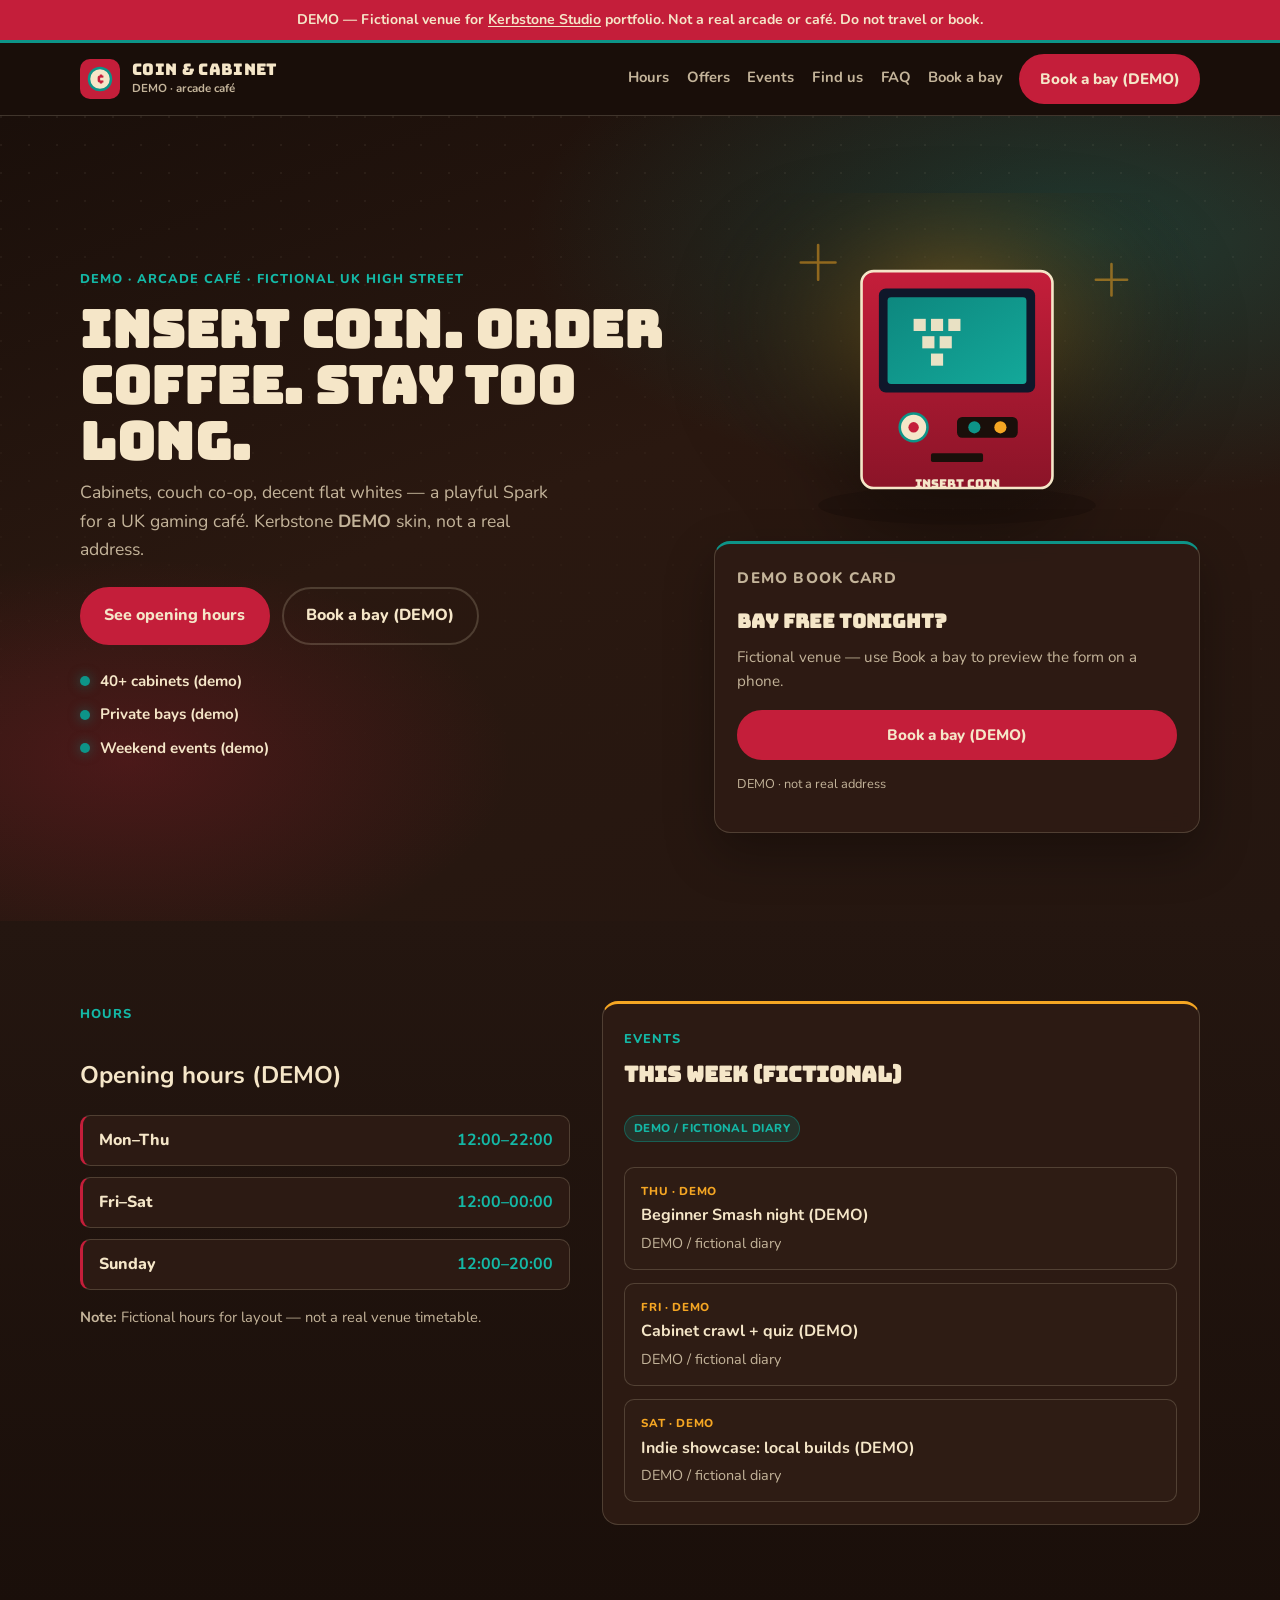
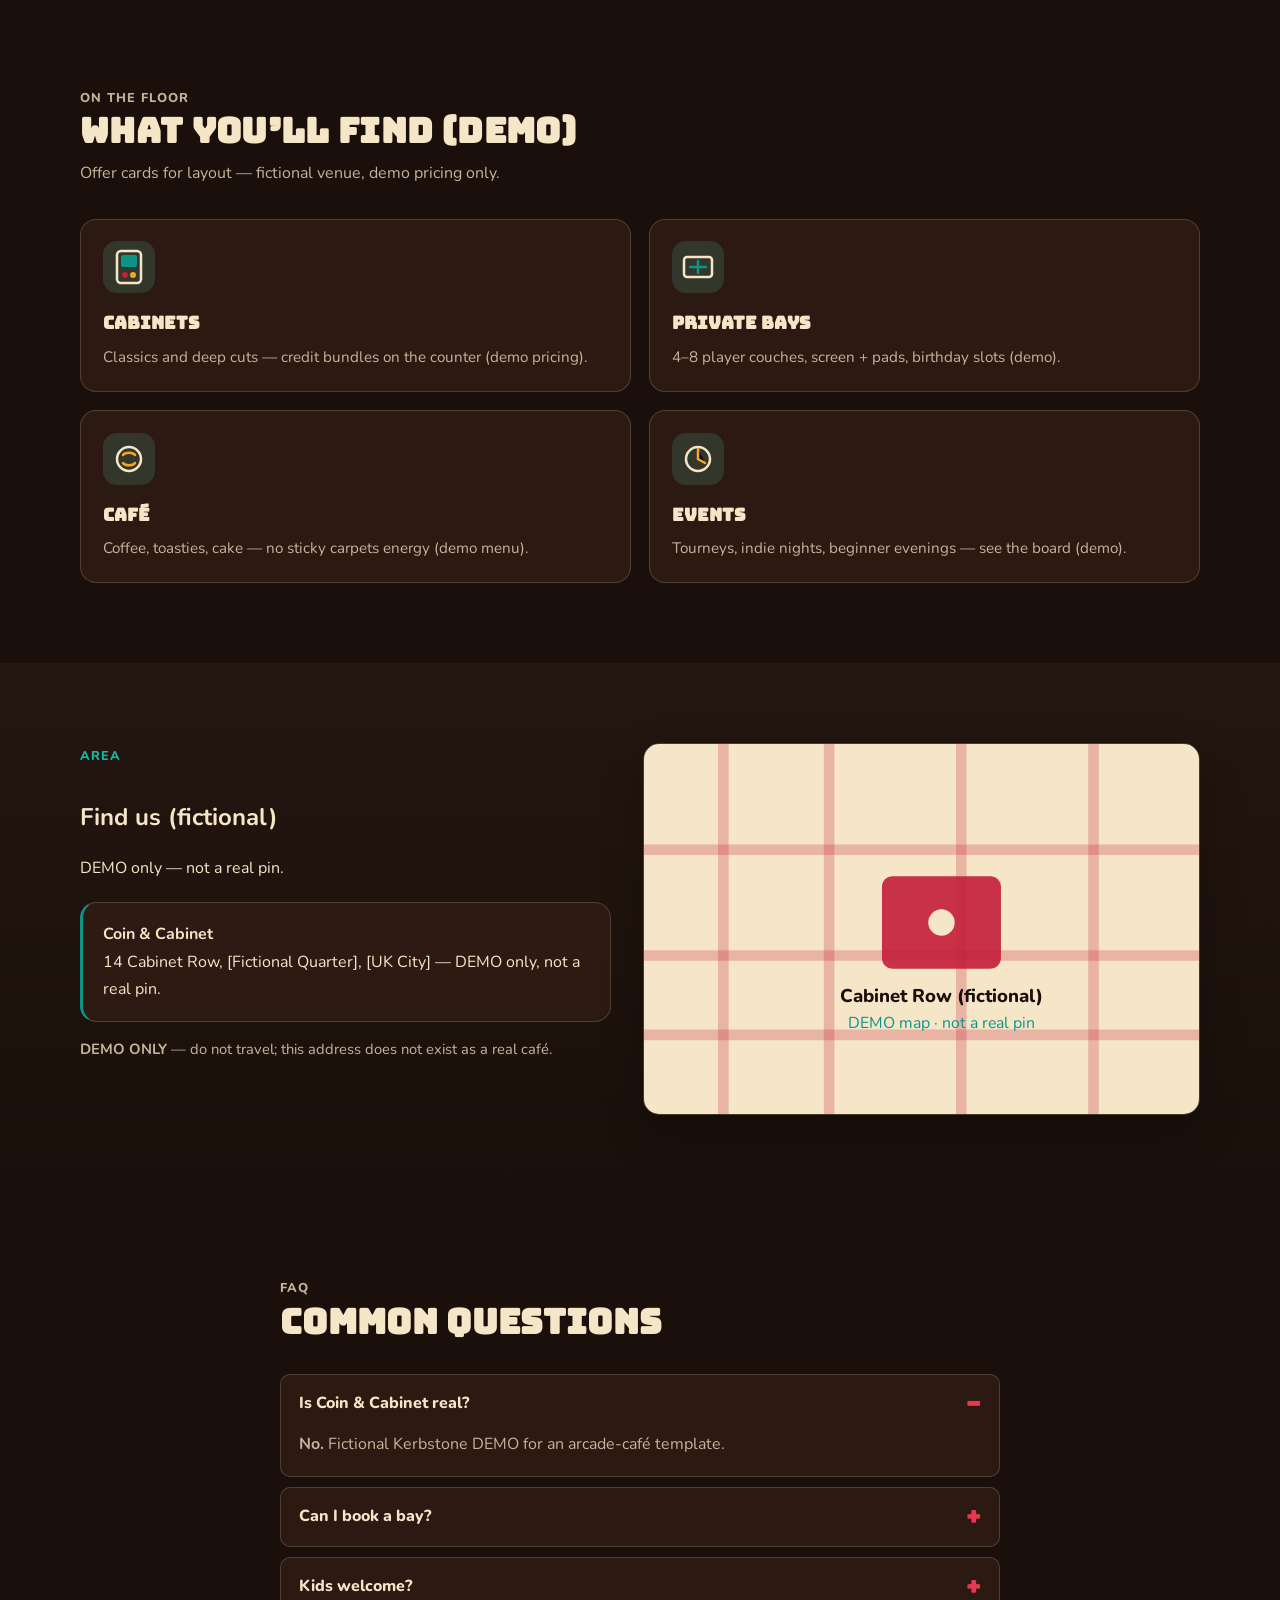
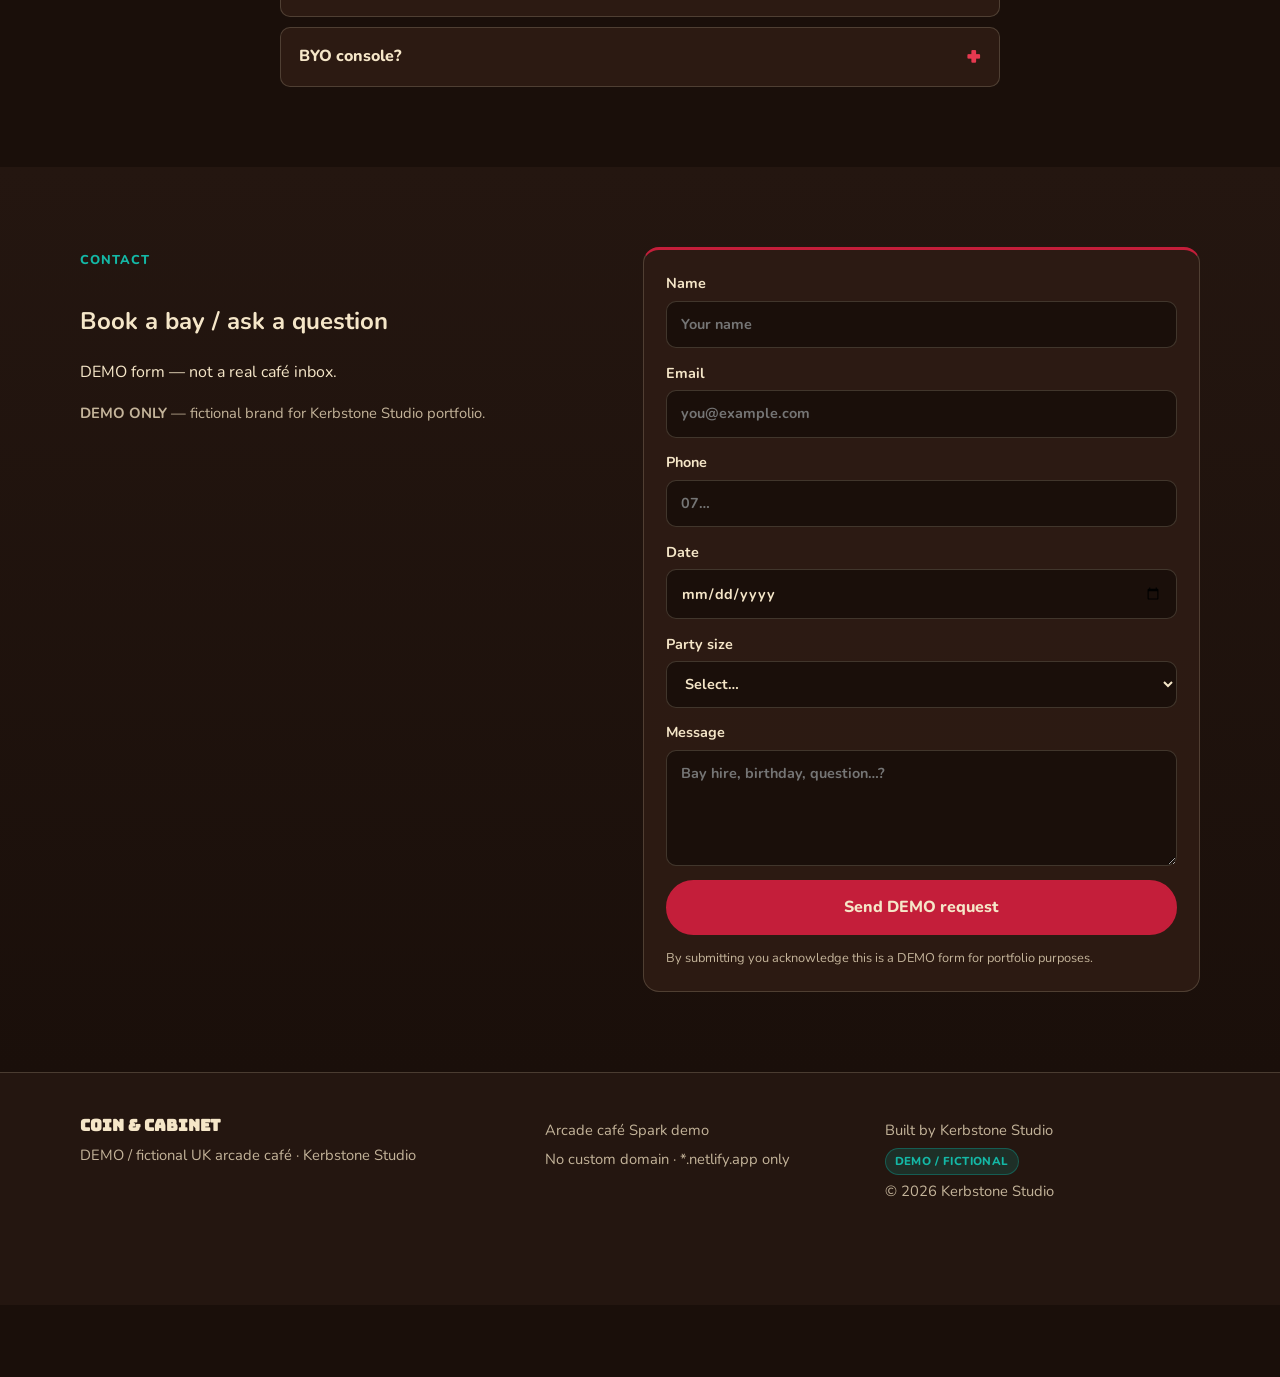
<file: index.html>
<!DOCTYPE html>
<html lang="en-GB">
<head>
  <meta charset="UTF-8" />
  <meta name="viewport" content="width=device-width, initial-scale=1" />
  <meta name="description" content="DEMO — fictional UK arcade / gaming café Spark. Hours, events, bay booking. Not a real venue." />
  <meta name="robots" content="noindex, nofollow" />
  <meta name="theme-color" content="#1a0f0a" />
  <title>Coin &amp; Cabinet — DEMO | Kerbstone Studio</title>
  <link rel="preconnect" href="https://fonts.googleapis.com" />
  <link rel="preconnect" href="https://fonts.gstatic.com" crossorigin />
  <link href="https://fonts.googleapis.com/css2?family=Bungee&family=Nunito:wght@400;600;700;800&display=swap" rel="stylesheet" />
  <link rel="stylesheet" href="styles.css" />
</head>
<body>
  <a class="skip-link" href="#main">Skip to content</a>
  <div class="demo-banner" role="status">
    <strong>DEMO</strong> — Fictional venue for <em>Kerbstone Studio</em> portfolio. Not a real arcade or café. Do not travel or book.
  </div>
  <header class="site-header">
    <div class="wrap header-inner">
      <a class="logo" href="#top" aria-label="Coin &amp; Cabinet home">
        <svg class="logo-mark" viewBox="0 0 40 40" width="40" height="40" aria-hidden="true">
          <rect width="40" height="40" rx="10" fill="#c41e3a"/>
          <circle cx="20" cy="20" r="11" fill="#f5e6c8" stroke="#0d9488" stroke-width="2.5"/>
          <text x="20" y="24" text-anchor="middle" font-family="Bungee, sans-serif" font-size="11" fill="#c41e3a">¢</text>
        </svg>
        <span>
          <span class="logo-name">Coin &amp; Cabinet</span>
          <span class="logo-tag">DEMO · arcade café</span>
        </span>
      </a>
      <button class="nav-toggle" type="button" aria-expanded="false" aria-controls="primary-nav" aria-label="Menu">
        <span class="nav-toggle-bars" aria-hidden="true"><span></span><span></span><span></span></span>
      </button>
      <nav class="nav" id="primary-nav" aria-label="Primary">
        <a href="#hours">Hours</a>
        <a href="#offers">Offers</a>
        <a href="#events">Events</a>
        <a href="#find-us">Find us</a>
        <a href="#faq">FAQ</a>
        <a href="#book">Book a bay</a>
      </nav>
      <a class="btn btn-accent header-cta" href="#book">Book a bay (DEMO)</a>
    </div>
  </header>
  <main id="main">
    <section class="hero" id="top">
      <div class="wrap hero-grid">
        <div class="hero-copy reveal">
          <p class="eyebrow">DEMO · Arcade café · Fictional UK high street</p>
          <h1>Insert coin. Order coffee. Stay too long.</h1>
          <p class="lede">Cabinets, couch co-op, decent flat whites — a playful Spark for a UK gaming café. Kerbstone <strong>DEMO</strong> skin, not a real address.</p>
          <div class="hero-actions">
            <a class="btn btn-accent btn-lg" href="#hours">See opening hours</a>
            <a class="btn btn-ghost btn-lg" href="#book">Book a bay (DEMO)</a>
          </div>
          <ul class="hero-points">
            <li>40+ cabinets (demo)</li>
            <li>Private bays (demo)</li>
            <li>Weekend events (demo)</li>
          </ul>
        </div>
        <div class="hero-visual reveal">
          <svg class="hero-scene" viewBox="0 0 560 420" xmlns="http://www.w3.org/2000/svg" aria-hidden="true">
            <defs>
              <linearGradient id="cab" x1="0" y1="0" x2="0" y2="1"><stop stop-color="#c41e3a"/><stop offset="1" stop-color="#8b1428"/></linearGradient>
              <linearGradient id="screen" x1="0" y1="0" x2="1" y2="1"><stop stop-color="#0d9488"/><stop offset="1" stop-color="#14b8a6"/></linearGradient>
              <radialGradient id="glow" cx="50%" cy="35%" r="55%"><stop stop-color="#f5a623" stop-opacity=".4"/><stop offset="1" stop-color="transparent"/></radialGradient>
            </defs>
            <rect width="560" height="420" fill="url(#glow)"/>
            <ellipse cx="280" cy="360" rx="160" ry="22" fill="#1a0f0a" opacity=".45"/>
            <rect x="170" y="90" width="220" height="250" rx="14" fill="url(#cab)" stroke="#f5e6c8" stroke-width="3"/>
            <rect x="190" y="110" width="180" height="120" rx="8" fill="#0f172a"/>
            <rect x="200" y="120" width="160" height="100" rx="4" fill="url(#screen)" opacity=".9"/>
            <g fill="#f5e6c8" opacity=".95">
              <rect x="230" y="145" width="14" height="14"/><rect x="250" y="145" width="14" height="14"/><rect x="270" y="145" width="14" height="14"/>
              <rect x="240" y="165" width="14" height="14"/><rect x="260" y="165" width="14" height="14"/>
              <rect x="250" y="185" width="14" height="14"/>
            </g>
            <circle cx="230" cy="270" r="16" fill="#f5e6c8" stroke="#0d9488" stroke-width="3"/>
            <circle cx="230" cy="270" r="6" fill="#c41e3a"/>
            <rect x="280" y="258" width="70" height="24" rx="6" fill="#1a0f0a"/>
            <circle cx="300" cy="270" r="7" fill="#0d9488"/>
            <circle cx="330" cy="270" r="7" fill="#f5a623"/>
            <rect x="250" y="300" width="60" height="10" rx="2" fill="#1a0f0a"/>
            <text x="280" y="340" text-anchor="middle" font-family="Bungee, sans-serif" font-size="14" fill="#f5e6c8">INSERT COIN</text>
            <path d="M100 80h40M120 60v40M440 100h36M458 82v36" stroke="#f5a623" stroke-opacity=".5" stroke-width="3" stroke-linecap="round"/>
          </svg>
          <aside class="hero-card" aria-label="Quick book card">
            <p class="card-label">DEMO book card</p>
            <h2>Bay free tonight?</h2>
            <p>Fictional venue — use Book a bay to preview the form on a phone.</p>
            <a class="btn btn-accent btn-block" href="#book">Book a bay (DEMO)</a>
            <p class="card-note">DEMO · not a real address</p>
          </aside>
        </div>
      </div>
    </section>

    <section class="section section-alt" id="hours">
      <div class="wrap hours-grid">
        <div class="reveal">
          <p class="eyebrow">Hours</p>
          <h2>Opening hours (DEMO)</h2>
          <dl class="hours-list">
            <div><dt>Mon–Thu</dt><dd>12:00–22:00</dd></div>
            <div><dt>Fri–Sat</dt><dd>12:00–00:00</dd></div>
            <div><dt>Sunday</dt><dd>12:00–20:00</dd></div>
          </dl>
          <p class="demo-note" style="margin-top:1rem"><strong>Note:</strong> Fictional hours for layout — not a real venue timetable.</p>
        </div>
        <div class="events-strip reveal" id="events" aria-label="Events calendar strip">
          <p class="eyebrow" style="margin:0 0 .5rem">Events</p>
          <h2 style="font-family:var(--display);font-size:1.35rem;margin:0 0 .75rem;color:var(--cream)">This week (fictional)</h2>
          <p class="demo-pill">DEMO / fictional diary</p>
          <ul class="event-list">
            <li>
              <span class="event-date">Thu · DEMO</span>
              <strong>Beginner Smash night (DEMO)</strong>
              <span>DEMO / fictional diary</span>
            </li>
            <li>
              <span class="event-date">Fri · DEMO</span>
              <strong>Cabinet crawl + quiz (DEMO)</strong>
              <span>DEMO / fictional diary</span>
            </li>
            <li>
              <span class="event-date">Sat · DEMO</span>
              <strong>Indie showcase: local builds (DEMO)</strong>
              <span>DEMO / fictional diary</span>
            </li>
          </ul>
        </div>
      </div>
    </section>

    <section class="section" id="offers">
      <div class="wrap">
        <header class="section-head reveal">
          <p class="eyebrow">On the floor</p>
          <h2>What you’ll find (DEMO)</h2>
          <p>Offer cards for layout — fictional venue, demo pricing only.</p>
        </header>
        <div class="card-grid">
          <article class="service-card reveal">
            <div class="icon" aria-hidden="true">
              <svg viewBox="0 0 48 48" width="48" height="48"><rect x="12" y="8" width="24" height="32" rx="4" fill="none" stroke="currentColor" stroke-width="2.5"/><rect x="16" y="12" width="16" height="12" rx="2" fill="var(--teal)"/><circle cx="20" cy="32" r="3" fill="var(--cherry)"/><circle cx="28" cy="32" r="3" fill="var(--amber)"/></svg>
            </div>
            <h3>Cabinets</h3>
            <p>Classics and deep cuts — credit bundles on the counter (demo pricing).</p>
          </article>
          <article class="service-card reveal">
            <div class="icon" aria-hidden="true">
              <svg viewBox="0 0 48 48" width="48" height="48"><rect x="10" y="14" width="28" height="20" rx="3" fill="none" stroke="currentColor" stroke-width="2.5"/><path d="M16 24h16M24 18v12" stroke="var(--teal)" stroke-width="2.5" stroke-linecap="round"/></svg>
            </div>
            <h3>Private bays</h3>
            <p>4–8 player couches, screen + pads, birthday slots (demo).</p>
          </article>
          <article class="service-card reveal">
            <div class="icon" aria-hidden="true">
              <svg viewBox="0 0 48 48" width="48" height="48"><circle cx="24" cy="24" r="12" fill="none" stroke="currentColor" stroke-width="2.5"/><path d="M18 20c2-3 10-3 12 0M18 28c2 3 10 3 12 0" stroke="var(--amber)" stroke-width="2.5" stroke-linecap="round" fill="none"/></svg>
            </div>
            <h3>Café</h3>
            <p>Coffee, toasties, cake — no sticky carpets energy (demo menu).</p>
          </article>
          <article class="service-card reveal">
            <div class="icon" aria-hidden="true">
              <svg viewBox="0 0 48 48" width="48" height="48"><circle cx="24" cy="24" r="12" fill="none" stroke="currentColor" stroke-width="2.5"/><path d="M24 14v10l7 4" stroke="var(--amber)" stroke-width="2.5" stroke-linecap="round"/></svg>
            </div>
            <h3>Events</h3>
            <p>Tourneys, indie nights, beginner evenings — see the board (demo).</p>
          </article>
        </div>
      </div>
    </section>

    <section class="section section-alt" id="find-us">
      <div class="wrap find-grid">
        <div class="reveal">
          <p class="eyebrow">Area</p>
          <h2>Find us (fictional)</h2>
          <p>DEMO only — not a real pin.</p>
          <address class="find-address">
            <strong>Coin &amp; Cabinet</strong><br />
            14 Cabinet Row, [Fictional Quarter], [UK City] — DEMO only, not a real pin.
          </address>
          <p class="demo-note" style="margin-top:1rem"><strong>DEMO ONLY</strong> — do not travel; this address does not exist as a real café.</p>
        </div>
        <div class="map-card reveal" aria-hidden="true">
          <svg class="map-svg" viewBox="0 0 420 280" xmlns="http://www.w3.org/2000/svg">
            <rect width="420" height="280" fill="#f5e6c8"/>
            <g stroke="#c41e3a" stroke-opacity=".25" stroke-width="8" fill="none">
              <path d="M0 80h420M0 160h420M0 220h420"/>
              <path d="M60 0v280M140 0v280M240 0v280M340 0v280"/>
            </g>
            <rect x="180" y="100" width="90" height="70" rx="8" fill="#c41e3a" opacity=".9"/>
            <circle cx="225" cy="135" r="10" fill="#f5e6c8"/>
            <text x="225" y="195" text-anchor="middle" font-family="Nunito, sans-serif" font-weight="800" font-size="14" fill="#1a0f0a">Cabinet Row (fictional)</text>
            <text x="225" y="215" text-anchor="middle" font-family="Nunito, sans-serif" font-size="12" fill="#0d9488">DEMO map · not a real pin</text>
          </svg>
        </div>
      </div>
    </section>

    <section class="section" id="faq">
      <div class="wrap narrow">
        <header class="section-head reveal">
          <p class="eyebrow">FAQ</p>
          <h2>Common questions</h2>
        </header>
        <div class="faq-list">
          <details class="reveal" open>
            <summary>Is Coin &amp; Cabinet real?</summary>
            <p><strong>No.</strong> Fictional Kerbstone DEMO for an arcade-café template.</p>
          </details>
          <details class="reveal">
            <summary>Can I book a bay?</summary>
            <p>Form is DEMO — not monitored for real bookings.</p>
          </details>
          <details class="reveal">
            <summary>Kids welcome?</summary>
            <p>Demo policy: until 19:00 with an adult — edit for real venue.</p>
          </details>
          <details class="reveal">
            <summary>BYO console?</summary>
            <p>Demo: bay hire includes kits; BYO on request.</p>
          </details>
        </div>
      </div>
    </section>

    <section class="section section-alt" id="book">
      <div class="wrap contact-grid">
        <div class="reveal">
          <p class="eyebrow">Contact</p>
          <h2>Book a bay / ask a question</h2>
          <p>DEMO form — not a real café inbox.</p>
          <p class="demo-note" style="margin-top:1rem"><strong>DEMO ONLY</strong> — fictional brand for Kerbstone Studio portfolio.</p>
        </div>
        <form class="reveal" name="coin-cabinet-book" method="POST" data-netlify="true" netlify-honeypot="bot-field" action="/thanks.html">
          <input type="hidden" name="form-name" value="coin-cabinet-book" />
          <p class="honeypot"><label>Don’t fill this out: <input name="bot-field" tabindex="-1" autocomplete="off" /></label></p>
          <label>Name <input type="text" name="name" required autocomplete="name" placeholder="Your name" /></label>
          <label>Email <input type="email" name="email" required autocomplete="email" placeholder="you@example.com" /></label>
          <label>Phone <input type="tel" name="phone" autocomplete="tel" placeholder="07…" /></label>
          <label>Date <input type="date" name="date" /></label>
          <label>Party size
            <select name="party-size" required>
              <option value="">Select…</option>
              <option>2</option>
              <option>3–4</option>
              <option>5–6</option>
              <option>7–8</option>
              <option>9+</option>
            </select>
          </label>
          <label>Message <textarea name="message" rows="4" placeholder="Bay hire, birthday, question…?"></textarea></label>
          <button class="btn btn-accent btn-lg btn-block" type="submit">Send DEMO request</button>
          <p class="form-note">By submitting you acknowledge this is a DEMO form for portfolio purposes.</p>
        </form>
      </div>
    </section>
  </main>
  <footer class="site-footer">
    <div class="wrap footer-inner">
      <div>
        <strong>Coin &amp; Cabinet</strong>
        <p>DEMO / fictional UK arcade café · Kerbstone Studio</p>
      </div>
      <div>
        <p>Arcade café Spark demo</p>
        <p>No custom domain · *.netlify.app only</p>
      </div>
      <div>
        <p>Built by Kerbstone Studio</p>
        <p><span class="demo-pill">DEMO / fictional</span></p>
        <p>&copy; <span data-year></span> Kerbstone Studio</p>
      </div>
    </div>
  </footer>
  <div class="mobile-call" role="region" aria-label="Quick actions">
    <a class="btn btn-accent" href="#book">Book a bay (DEMO)</a>
    <a class="btn btn-ghost" href="#hours">Hours</a>
  </div>
  <script src="script.js" defer></script>
</body>
</html>
</file>
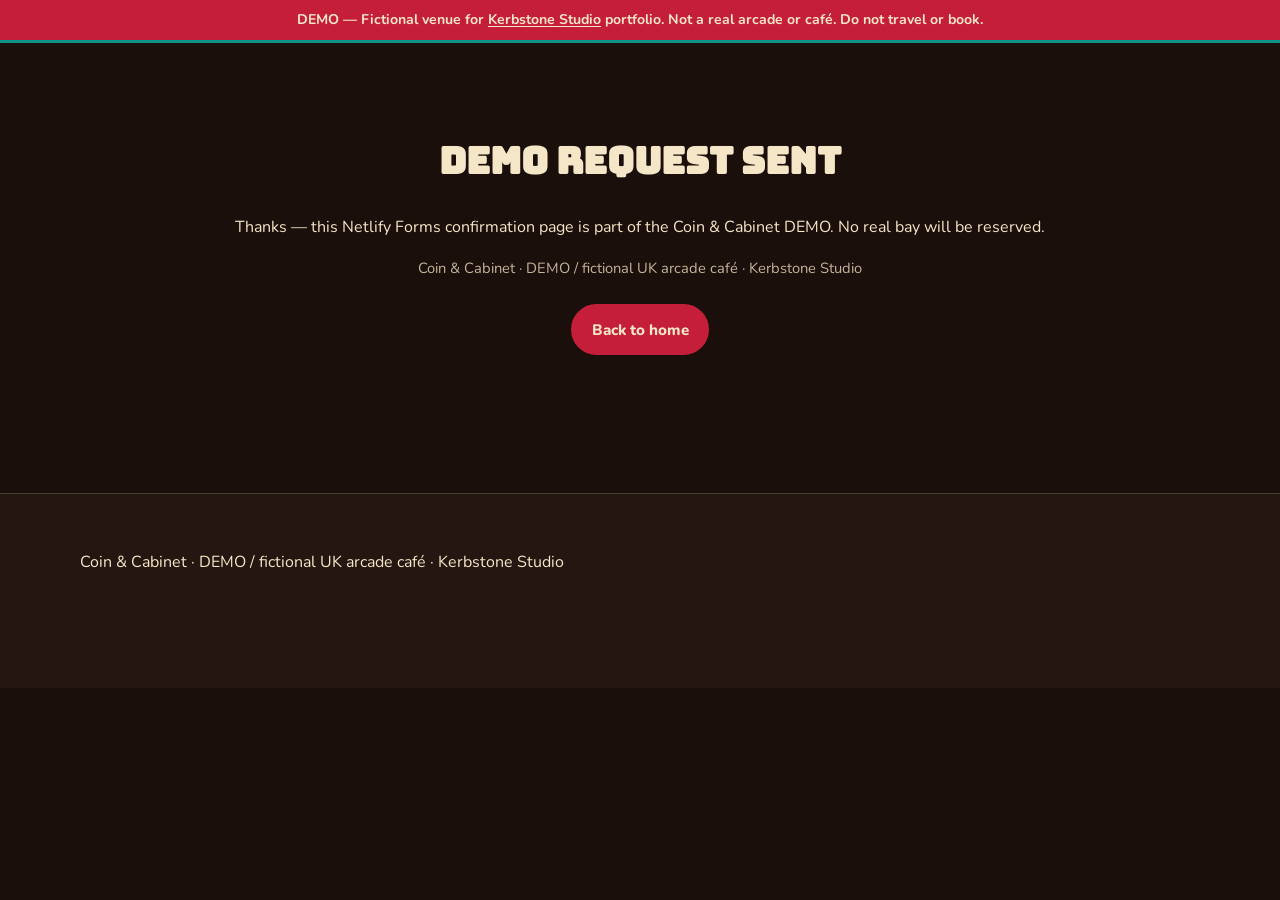
<file: thanks.html>
<!DOCTYPE html>
<html lang="en-GB">
<head>
  <meta charset="UTF-8" />
  <meta name="viewport" content="width=device-width, initial-scale=1" />
  <meta name="robots" content="noindex, nofollow" />
  <meta name="description" content="DEMO — Coin &amp; Cabinet booking confirmation. Not a real venue." />
  <title>Thanks — Coin &amp; Cabinet DEMO</title>
  <link rel="preconnect" href="https://fonts.googleapis.com" />
  <link rel="preconnect" href="https://fonts.gstatic.com" crossorigin />
  <link href="https://fonts.googleapis.com/css2?family=Bungee&family=Nunito:wght@400;600;700;800&display=swap" rel="stylesheet" />
  <link rel="stylesheet" href="styles.css" />
</head>
<body>
  <div class="demo-banner" role="status"><strong>DEMO</strong> — Fictional venue for <em>Kerbstone Studio</em> portfolio. Not a real arcade or café. Do not travel or book.</div>
  <main class="thanks wrap">
    <h1>DEMO request sent</h1>
    <p>Thanks — this Netlify Forms confirmation page is part of the Coin &amp; Cabinet DEMO. No real bay will be reserved.</p>
    <p class="demo-note">Coin &amp; Cabinet · DEMO / fictional UK arcade café · Kerbstone Studio</p>
    <p style="margin-top:1.5rem"><a class="btn btn-accent" href="/">Back to home</a></p>
  </main>
  <footer class="site-footer"><div class="wrap"><p>Coin &amp; Cabinet · DEMO / fictional UK arcade café · Kerbstone Studio</p></div></footer>
</body>
</html>
</file>
<file: styles.css>
/* Coin & Cabinet DEMO — Kerbstone Studio Spark · cream / cherry / teal */
:root {
  --bg: #1a0f0a; --bg2: #241610; --surface: #2e1c14; --surface2: #3a2418;
  --cream: #f5e6c8; --text: #f5e6c8; --muted: #c4b49a;
  --cherry: #c41e3a; --cherry2: #e63950; --teal: #0d9488; --teal2: #14b8a6; --amber: #f5a623;
  --accent: var(--cherry); --accent2: var(--cherry2); --accent-ink: #f5e6c8;
  --line: rgba(245,230,200,.18); --card: rgba(46,28,20,.92); --glow: rgba(196,30,58,.4);
  --mesh1: #2a1810; --mesh2: #1f1210;
  --display: 'Bungee', system-ui, sans-serif; --body: 'Nunito', system-ui, sans-serif;
  --radius: 16px; --radius-sm: 10px; --wrap: 1120px; --header-h: 72px;
  --ease: cubic-bezier(.22,1,.36,1);
}
*,*::before,*::after{box-sizing:border-box}
html{scroll-behavior:smooth}
@media (prefers-reduced-motion:reduce){
  html{scroll-behavior:auto}
  *,*::before,*::after{animation-duration:.01ms!important;animation-iteration-count:1!important;transition-duration:.01ms!important}
  .reveal{opacity:1!important;transform:none!important}
}
body{margin:0;font-family:var(--body);color:var(--text);background:var(--bg);line-height:1.6;-webkit-font-smoothing:antialiased;padding-bottom:72px}
img,svg{max-width:100%;display:block}
a{color:var(--teal2);text-underline-offset:3px}
a:hover{color:var(--amber)}
.wrap{width:min(100% - 2rem,var(--wrap));margin-inline:auto}
.narrow{width:min(100% - 2rem,720px)}
.skip-link{position:absolute;left:-999px;top:0;background:var(--cherry);color:var(--cream);padding:.75rem 1rem;z-index:1000;border-radius:0 0 var(--radius-sm) 0;font-weight:800}
.skip-link:focus{left:0}
.demo-banner{background:var(--cherry);color:var(--cream);text-align:center;padding:.55rem 1rem;font-size:.88rem;font-weight:700;position:sticky;top:0;z-index:60;border-bottom:3px solid var(--teal)}
.demo-banner em{font-style:normal;text-decoration:underline;text-underline-offset:2px}
.demo-note{color:var(--muted);font-size:.92rem}
.demo-pill{display:inline-block;font-size:.72rem;font-weight:800;letter-spacing:.04em;text-transform:uppercase;padding:.2rem .55rem;border-radius:999px;background:rgba(13,148,136,.2);color:var(--teal2);border:1px solid rgba(13,148,136,.45)}
.site-header{position:sticky;top:0;z-index:50;backdrop-filter:blur(14px);background:color-mix(in srgb,var(--bg) 84%,transparent);border-bottom:1px solid var(--line);transition:box-shadow .3s var(--ease)}
.site-header.is-scrolled{box-shadow:0 8px 30px rgba(0,0,0,.35)}
.header-inner{display:flex;align-items:center;gap:1rem;min-height:var(--header-h)}
.logo{display:flex;align-items:center;gap:.75rem;text-decoration:none;color:var(--text)}
.logo-name{display:block;font-family:var(--display);font-size:1rem;letter-spacing:.02em;line-height:1.15;color:var(--cream)}
.logo-tag{display:block;font-size:.72rem;color:var(--muted);font-weight:700}
.nav{display:flex;gap:1.1rem;margin-left:auto;align-items:center}
.nav a{color:var(--muted);text-decoration:none;font-weight:700;font-size:.92rem;padding:.35rem 0;border-bottom:2px solid transparent;transition:color .2s,border-color .2s}
.nav a:hover,.nav a:focus-visible{color:var(--cream);border-bottom-color:var(--teal)}
.nav-toggle{display:none;margin-left:auto;background:var(--surface2);border:1px solid var(--line);color:var(--text);width:44px;height:44px;border-radius:var(--radius-sm);cursor:pointer;align-items:center;justify-content:center}
.nav-toggle:focus-visible{outline:2px solid var(--teal);outline-offset:2px}
.nav-toggle-bars{display:flex;flex-direction:column;gap:5px;width:18px}
.nav-toggle-bars span{display:block;height:2px;background:var(--cream);border-radius:2px;transition:transform .25s var(--ease),opacity .2s}
.nav-toggle[aria-expanded="true"] .nav-toggle-bars span:nth-child(1){transform:translateY(7px) rotate(45deg)}
.nav-toggle[aria-expanded="true"] .nav-toggle-bars span:nth-child(2){opacity:0}
.nav-toggle[aria-expanded="true"] .nav-toggle-bars span:nth-child(3){transform:translateY(-7px) rotate(-45deg)}
.header-cta{flex-shrink:0}
.btn{display:inline-flex;align-items:center;justify-content:center;gap:.5rem;font-family:var(--body);font-weight:800;font-size:.95rem;text-decoration:none;padding:.7rem 1.15rem;border-radius:999px;border:2px solid transparent;cursor:pointer;transition:transform .2s var(--ease),box-shadow .2s,background .2s,color .2s,border-color .2s}
.btn:focus-visible{outline:2px solid var(--teal2);outline-offset:3px}
.btn:hover{transform:translateY(-1px)}
.btn-accent{background:var(--cherry);color:var(--cream);box-shadow:0 0 0 0 var(--glow);border-color:var(--cherry)}
.btn-accent:hover{box-shadow:0 8px 28px var(--glow);background:var(--cherry2)}
.btn-ghost{background:transparent;color:var(--cream);border-color:var(--line)}
.btn-ghost:hover{border-color:var(--teal);color:var(--teal2)}
.btn-block{width:100%}
.btn-lg{padding:.9rem 1.4rem;font-size:1rem}
.hero{position:relative;overflow:hidden;padding:clamp(2.5rem,6vw,5rem) 0 clamp(3rem,7vw,5.5rem);background:radial-gradient(ellipse 80% 60% at 85% 15%,rgba(13,148,136,.28),transparent 55%),radial-gradient(ellipse 60% 50% at 10% 80%,rgba(196,30,58,.22),transparent 50%),linear-gradient(160deg,var(--bg) 0%,var(--mesh1) 45%,var(--bg2) 100%)}
.hero::before{content:"";position:absolute;inset:0;pointer-events:none;opacity:.35;background-image:radial-gradient(circle at 1px 1px,var(--line) 1px,transparent 0);background-size:28px 28px;mask-image:linear-gradient(180deg,#000,transparent 85%)}
.hero-grid{position:relative;display:grid;gap:2.5rem;align-items:center;grid-template-columns:1.1fr .9fr}
.eyebrow{display:inline-flex;align-items:center;gap:.5rem;font-size:.8rem;font-weight:800;letter-spacing:.08em;text-transform:uppercase;color:var(--teal2);margin:0 0 .75rem}
.hero h1{font-family:var(--display);font-size:clamp(2rem,5vw,3.2rem);line-height:1.1;letter-spacing:.01em;margin:0 0 .5rem;color:var(--cream)}
.tagline{font-family:var(--display);font-size:clamp(1.1rem,2.5vw,1.45rem);color:var(--cherry2);margin:0 0 1rem;letter-spacing:.02em}
.lede{font-size:1.1rem;color:var(--muted);margin:0 0 1.5rem;max-width:44ch}
.hero-actions{display:flex;flex-wrap:wrap;gap:.75rem;margin-bottom:1.5rem}
.hero-points{list-style:none;padding:0;margin:0;display:grid;gap:.55rem}
.hero-points li{display:flex;align-items:center;gap:.6rem;font-weight:700;font-size:.95rem}
.hero-points li::before{content:"";width:10px;height:10px;border-radius:50%;background:var(--teal);box-shadow:0 0 12px rgba(13,148,136,.55);flex-shrink:0}
.hero-visual{position:relative}
.hero-scene{width:100%;height:auto;filter:drop-shadow(0 20px 40px rgba(0,0,0,.4))}
.hero-card{margin-top:-1rem;background:var(--card);border:1px solid var(--line);border-radius:var(--radius);padding:1.35rem 1.4rem;box-shadow:0 20px 50px rgba(0,0,0,.3);backdrop-filter:blur(10px);border-top:3px solid var(--teal)}
.card-label{font-size:.72rem;font-weight:800;letter-spacing:.08em;text-transform:uppercase;color:var(--teal2);margin:0 0 .4rem}
.hero-card h2{font-family:var(--display);font-size:1.2rem;margin:0 0 .5rem;color:var(--cream)}
.hero-card p{color:var(--muted);margin:0 0 1rem;font-size:.95rem}
.card-note{margin-top:.85rem!important;font-size:.8rem!important}
.metrics{border-block:1px solid var(--line);background:linear-gradient(90deg,var(--bg2),var(--surface),var(--bg2));padding:1.25rem 0}
.metrics-grid{display:grid;grid-template-columns:repeat(4,1fr);gap:1rem;text-align:center}
.metric strong{display:block;font-family:var(--display);font-size:clamp(1.2rem,3vw,1.7rem);color:var(--amber);line-height:1.15}
.metric span{font-size:.82rem;color:var(--muted);font-weight:700}
.section{padding:clamp(3rem,7vw,5rem) 0}
.section-alt{background:linear-gradient(180deg,var(--bg2),var(--bg))}
.section-head{margin-bottom:2rem;max-width:42rem}
.section-head h2{font-family:var(--display);font-size:clamp(1.5rem,3.5vw,2.15rem);margin:0 0 .6rem;letter-spacing:.01em;line-height:1.2;color:var(--cream)}
.section-head p{color:var(--muted);margin:0}
.card-grid{display:grid;grid-template-columns:repeat(2,1fr);gap:1.15rem}
.service-card{background:var(--card);border:1px solid var(--line);border-radius:var(--radius);padding:1.35rem;transition:transform .25s var(--ease),border-color .25s,box-shadow .25s}
.service-card:hover{transform:translateY(-4px);border-color:var(--teal);box-shadow:0 16px 40px rgba(0,0,0,.25)}
.service-card .icon{width:52px;height:52px;border-radius:14px;display:grid;place-items:center;background:color-mix(in srgb,var(--teal) 16%,var(--surface2));color:var(--cream);margin-bottom:1rem}
.service-card h3{font-family:var(--display);font-size:1.1rem;margin:0 0 .45rem;color:var(--cream)}
.service-card p{margin:0;color:var(--muted);font-size:.95rem}
.hours-grid{display:grid;grid-template-columns:.9fr 1.1fr;gap:2rem;align-items:start}
.hours-list{margin:1.25rem 0 0;padding:0;display:grid;gap:.65rem}
.hours-list>div{display:flex;justify-content:space-between;gap:1rem;padding:.75rem 1rem;background:var(--card);border:1px solid var(--line);border-radius:var(--radius-sm);border-left:3px solid var(--cherry)}
.hours-list dt{font-weight:800;margin:0}
.hours-list dd{margin:0;color:var(--teal2);font-weight:700}
.events-strip{background:var(--card);border:1px solid var(--line);border-radius:var(--radius);padding:1.35rem;border-top:3px solid var(--amber)}
.event-list{list-style:none;margin:.85rem 0 0;padding:0;display:grid;gap:.85rem}
.event-list li{display:grid;gap:.2rem;padding:.85rem 1rem;background:var(--surface);border-radius:var(--radius-sm);border:1px solid var(--line)}
.event-date{font-size:.72rem;font-weight:800;letter-spacing:.06em;text-transform:uppercase;color:var(--amber)}
.event-list strong{color:var(--cream);font-size:1rem}
.event-list span:last-child{color:var(--muted);font-size:.9rem}
.menu-grid{display:grid;grid-template-columns:1fr 1fr;gap:1.15rem}
.menu-card{background:var(--card);border:1px solid var(--line);border-radius:var(--radius);padding:1.35rem;border-top:3px solid var(--cherry)}
.menu-card h3{font-family:var(--display);font-size:1.15rem;margin:0 0 1rem;color:var(--cream)}
.menu-items{list-style:none;margin:0;padding:0;display:grid;gap:.7rem}
.menu-items li{display:flex;justify-content:space-between;gap:1rem;align-items:baseline;padding-bottom:.65rem;border-bottom:1px dashed var(--line);font-weight:700}
.menu-items li:last-child{border-bottom:0;padding-bottom:0}
.price{color:var(--teal2);font-weight:800;white-space:nowrap}
.find-grid{display:grid;grid-template-columns:1fr 1.05fr;gap:2rem;align-items:start}
.find-address{font-style:normal;margin-top:1.25rem;padding:1.15rem 1.25rem;background:var(--card);border:1px solid var(--line);border-radius:var(--radius);border-left:3px solid var(--teal);line-height:1.7}
.map-card{border-radius:var(--radius);overflow:hidden;border:1px solid var(--line);box-shadow:0 16px 40px rgba(0,0,0,.25)}
.map-svg{width:100%;height:auto}
.faq-list{display:grid;gap:.65rem}
.faq-list details{background:var(--card);border:1px solid var(--line);border-radius:var(--radius-sm);padding:0;overflow:hidden}
.faq-list summary{cursor:pointer;list-style:none;font-weight:800;padding:1rem 1.15rem;display:flex;justify-content:space-between;align-items:center;gap:1rem}
.faq-list summary::-webkit-details-marker{display:none}
.faq-list summary::after{content:"+";font-family:var(--display);font-size:1.25rem;color:var(--cherry2);line-height:1}
.faq-list details[open] summary::after{content:"–"}
.faq-list details p{margin:0;padding:0 1.15rem 1.1rem;color:var(--muted)}
.faq-list summary:focus-visible{outline:2px solid var(--teal);outline-offset:-2px}
.contact-grid{display:grid;grid-template-columns:1fr 1.05fr;gap:2rem;align-items:start}
form{display:grid;gap:.85rem;background:var(--card);border:1px solid var(--line);border-radius:var(--radius);padding:1.4rem;border-top:3px solid var(--cherry)}
label{display:grid;gap:.35rem;font-weight:700;font-size:.9rem}
input,select,textarea{font:inherit;color:var(--cream);background:var(--bg);border:1px solid var(--line);border-radius:var(--radius-sm);padding:.7rem .85rem;width:100%}
input:focus-visible,select:focus-visible,textarea:focus-visible{outline:2px solid var(--teal);outline-offset:1px;border-color:var(--teal)}
select option{background:var(--bg);color:var(--cream)}
.honeypot{position:absolute;left:-10000px;height:0;overflow:hidden}
.form-note{margin:0;font-size:.8rem;color:var(--muted)}
.site-footer{border-top:1px solid var(--line);padding:2.5rem 0 6rem;background:var(--bg2)}
.footer-inner{display:grid;grid-template-columns:1.4fr 1fr 1fr;gap:1.5rem;color:var(--muted);font-size:.92rem}
.footer-inner strong{color:var(--cream);font-family:var(--display);font-size:1rem}
.footer-inner p{margin:.35rem 0}
.mobile-call{position:fixed;bottom:0;left:0;right:0;z-index:70;display:none;padding:.65rem .85rem calc(.65rem + env(safe-area-inset-bottom));background:color-mix(in srgb,var(--bg) 90%,transparent);backdrop-filter:blur(12px);border-top:1px solid var(--line);gap:.65rem}
.mobile-call .btn{flex:1}
.reveal{opacity:0;transform:translateY(18px);transition:opacity .7s var(--ease),transform .7s var(--ease)}
.reveal.is-in{opacity:1;transform:none}
.thanks{padding:4rem 0;text-align:center;min-height:50vh}
.thanks h1{font-family:var(--display);font-size:clamp(1.6rem,4vw,2.3rem);color:var(--cream)}
@media (max-width:900px){
  .hero-grid,.hours-grid,.find-grid,.contact-grid{grid-template-columns:1fr}
  .menu-grid{grid-template-columns:1fr}
  .metrics-grid{grid-template-columns:1fr 1fr}
  .footer-inner{grid-template-columns:1fr}
  .header-cta{display:none}
  .nav-toggle{display:inline-flex}
  .nav{position:fixed;inset:calc(var(--header-h) + 2.2rem) .75rem auto;display:none;flex-direction:column;align-items:stretch;gap:0;margin:0;background:var(--surface);border:1px solid var(--line);border-radius:var(--radius);padding:.5rem;box-shadow:0 20px 50px rgba(0,0,0,.4);z-index:55}
  .nav.is-open{display:flex}
  .nav a{padding:.85rem 1rem;border-bottom:0;border-radius:var(--radius-sm)}
  .nav a:hover{background:var(--surface2)}
  .mobile-call{display:flex}
}
@media (max-width:560px){
  .card-grid{grid-template-columns:1fr}
  .hero h1{max-width:none}
}
</file>
